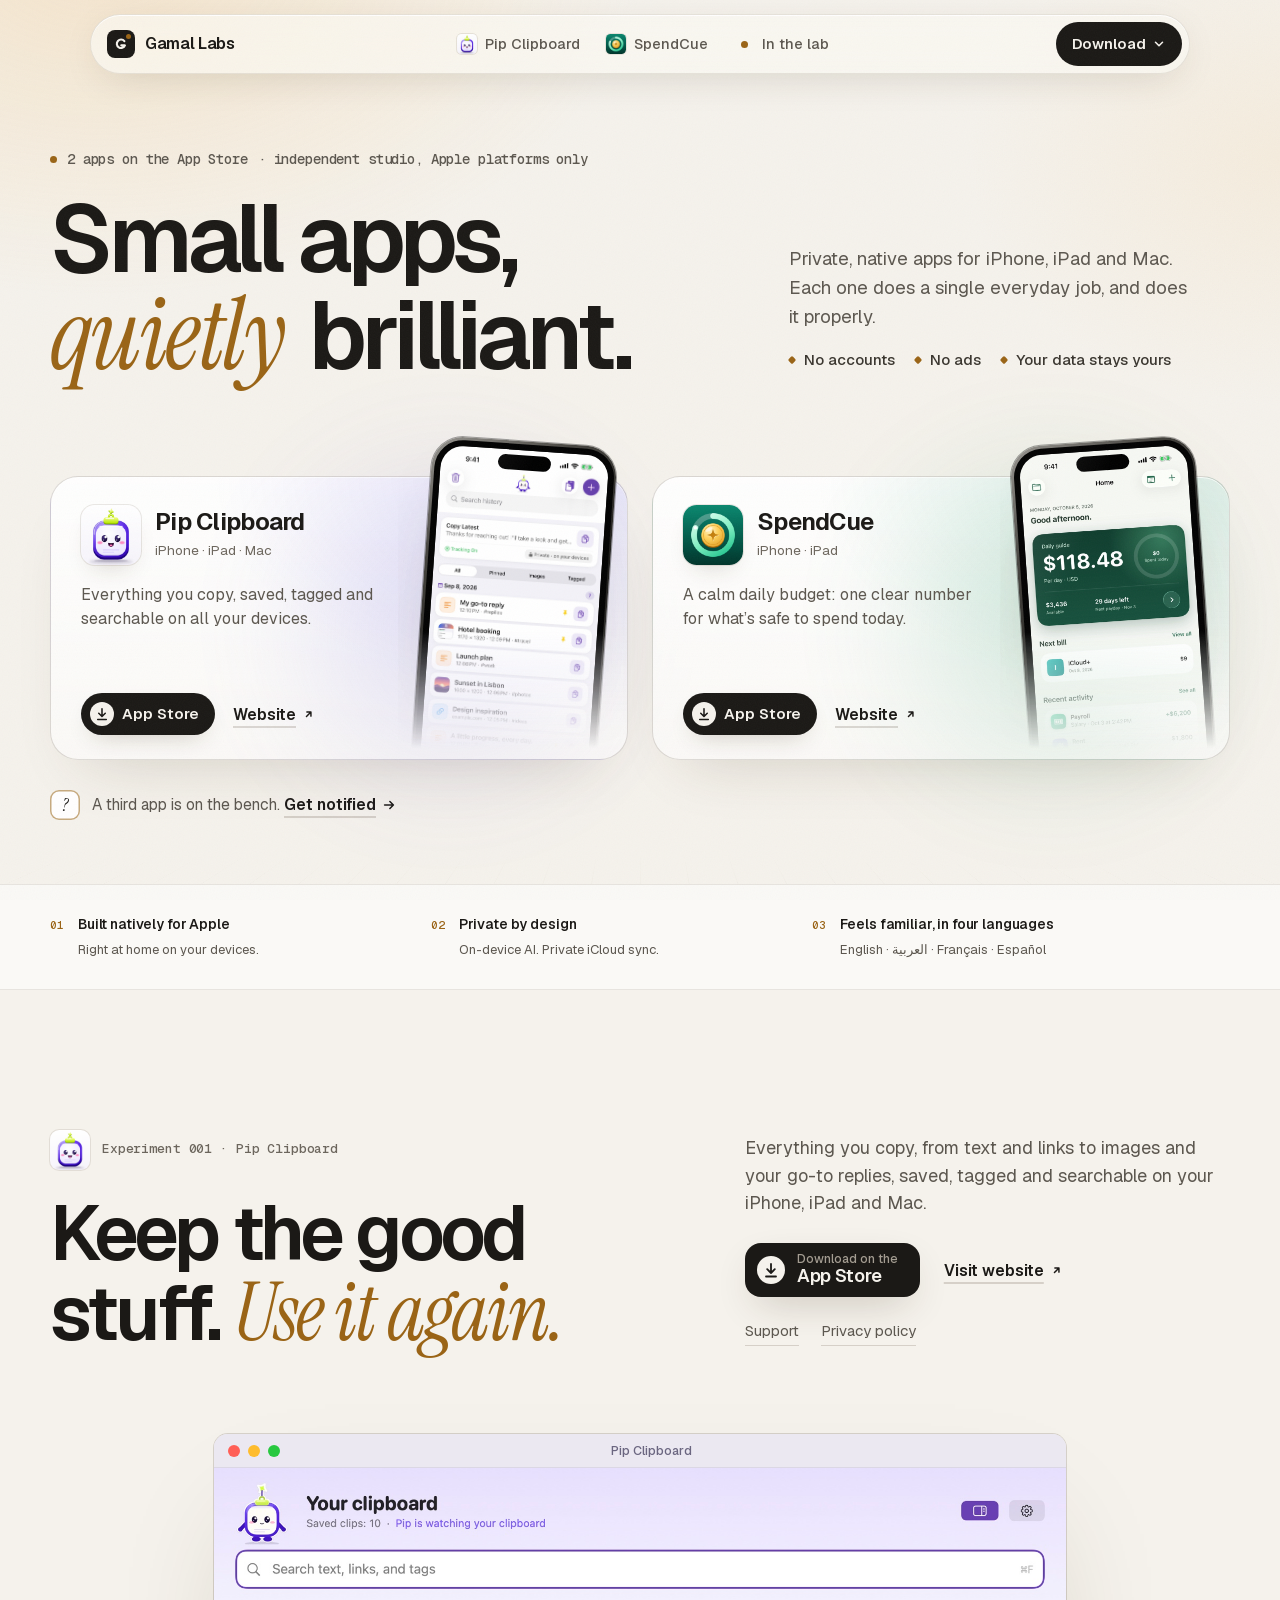
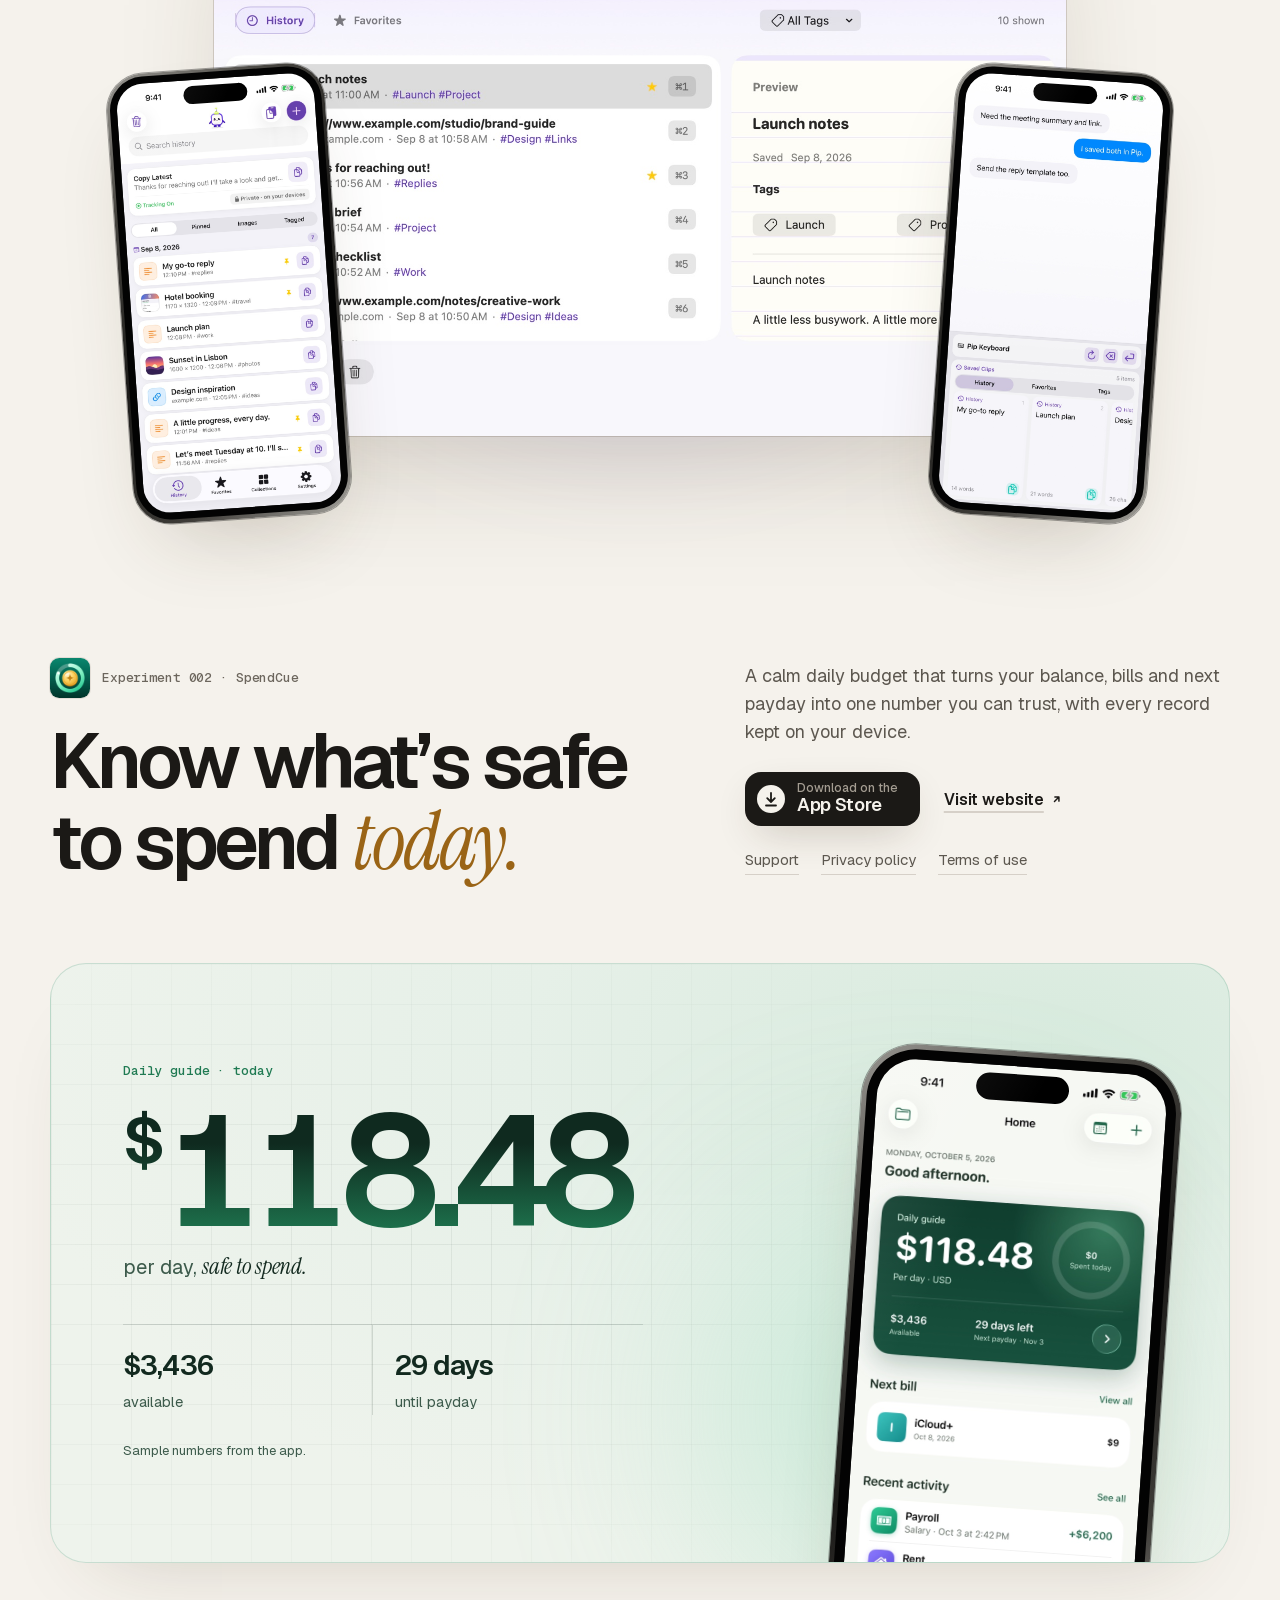
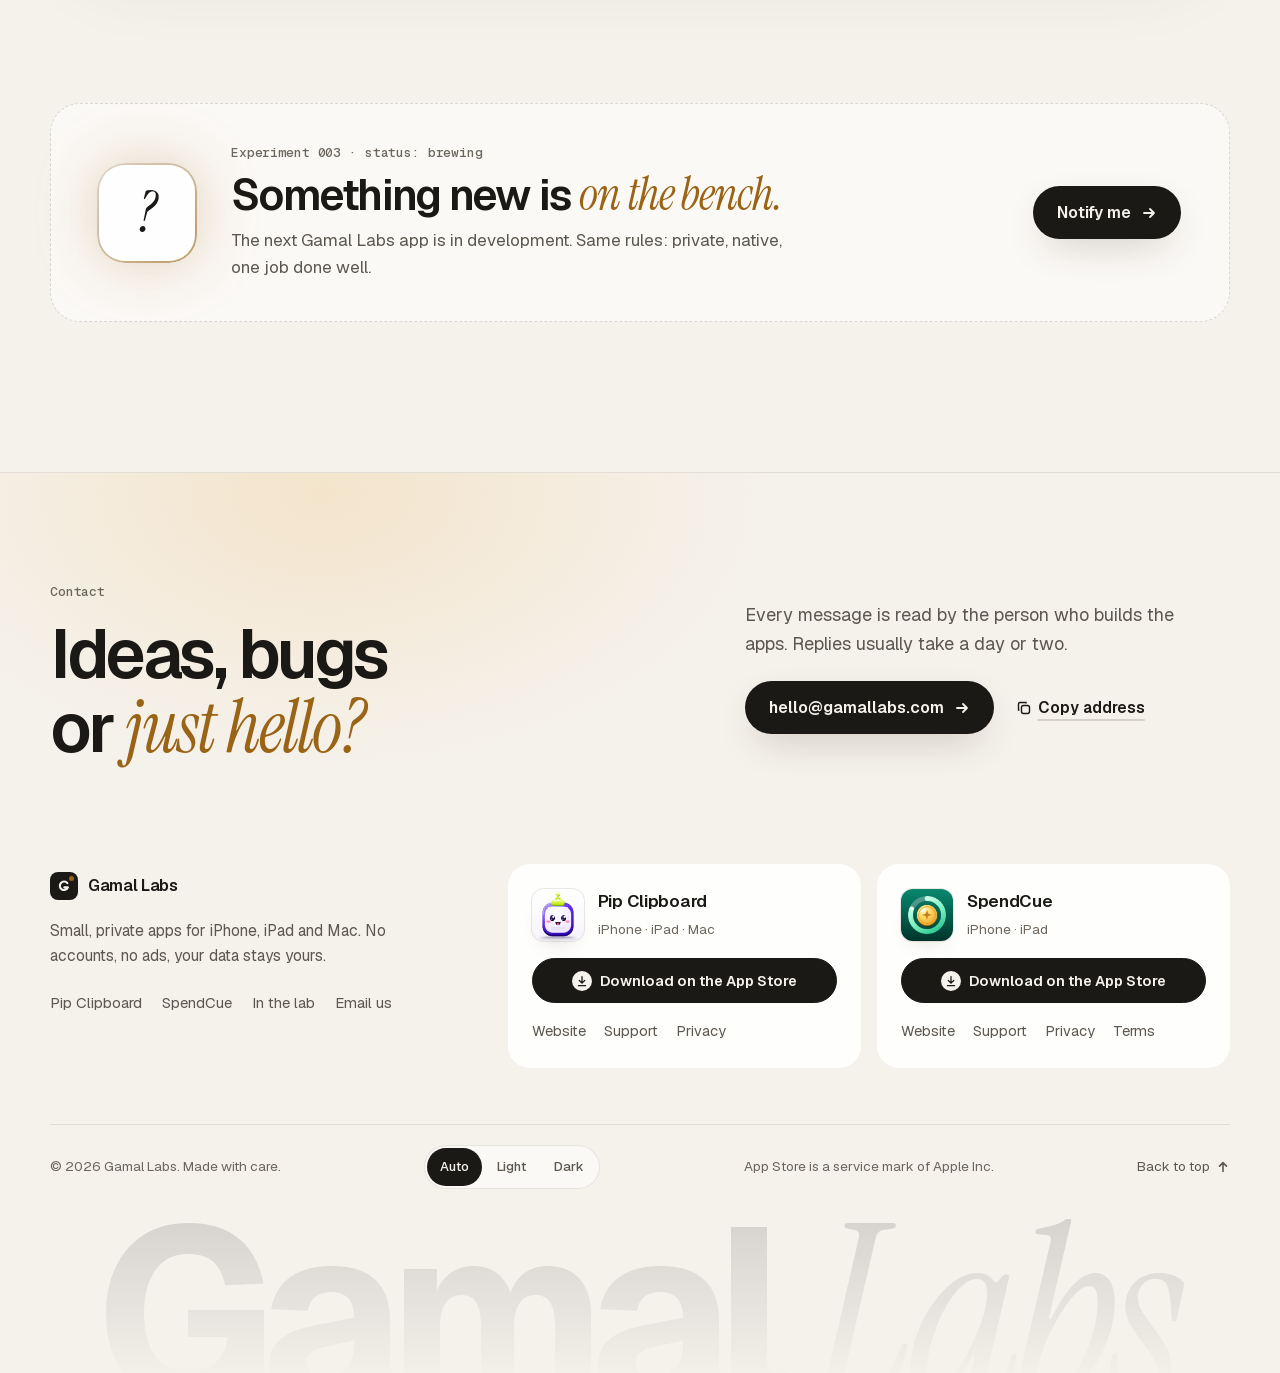
<file: index.html>
<!doctype html>
<html lang="en">
<head>
<meta charset="utf-8">
<meta name="viewport" content="width=device-width, initial-scale=1, viewport-fit=cover">
<title>Gamal Labs · Small apps, quietly brilliant</title>
<meta name="description" content="Gamal Labs is an independent studio making private, native apps for iPhone, iPad and Mac: Pip Clipboard and SpendCue.">
<link rel="canonical" href="https://gamallabs.com/">
<meta property="og:type" content="website">
<meta property="og:site_name" content="Gamal Labs">
<meta property="og:url" content="https://gamallabs.com/">
<meta property="og:title" content="Gamal Labs · Small apps, quietly brilliant">
<meta property="og:description" content="Private, native apps for iPhone, iPad and Mac. No accounts, no ads, and your data stays yours.">
<meta property="og:image" content="https://gamallabs.com/assets/og.png">
<meta property="og:image:width" content="1200">
<meta property="og:image:height" content="630">
<meta property="og:image:alt" content="Gamal Labs: small apps, quietly brilliant. Pip Clipboard and SpendCue on iPhone.">
<meta name="twitter:card" content="summary_large_image">
<meta name="twitter:title" content="Gamal Labs · Small apps, quietly brilliant">
<meta name="twitter:description" content="Private, native apps for iPhone, iPad and Mac. No accounts, no ads, and your data stays yours.">
<meta name="twitter:image" content="https://gamallabs.com/assets/og.png">
<meta name="twitter:image:alt" content="Gamal Labs: small apps, quietly brilliant. Pip Clipboard and SpendCue on iPhone.">
<meta name="color-scheme" content="dark light">
<meta name="theme-color" content="#0d0c0b" media="(prefers-color-scheme: dark)">
<meta name="theme-color" content="#f5f2ec" media="(prefers-color-scheme: light)">
<link rel="icon" href="data:image/svg+xml,%3Csvg xmlns='http://www.w3.org/2000/svg' viewBox='0 0 64 64'%3E%3Crect width='64' height='64' rx='15' fill='%230d0c0b'/%3E%3Cpath d='M44 22a15 15 0 1 0 2 15H33' fill='none' stroke='%23f2efe9' stroke-width='6.5' stroke-linecap='round' stroke-linejoin='round'/%3E%3Ccircle cx='47' cy='18' r='4' fill='%23e6b35e'/%3E%3C/svg%3E">
<link rel="preload" href="assets/fonts/geist.woff2" as="font" type="font/woff2" crossorigin>
<link rel="preload" href="assets/fonts/instrument-serif-italic.woff2" as="font" type="font/woff2" crossorigin>
<script>
  // Apply a saved appearance before first paint, so there is no flash
  (() => {
    const d = document.documentElement;
    try { const t = localStorage.getItem("theme"); if (t === "light" || t === "dark") d.dataset.theme = t; } catch (e) {}
  })();
</script>
<link rel="stylesheet" href="assets/site.css?v=20261012-polish">
</head>
<body>
<a class="skip-link" href="#main">Skip to content</a>

<svg class="sprite" aria-hidden="true">
  <symbol id="i-dl" viewBox="0 0 28 28"><circle cx="14" cy="14" r="14" fill="currentColor"/><path d="M14 8v9m0 0 3.8-3.8M14 17l-3.8-3.8M9 20.5h10" fill="none" style="stroke: var(--cta-bg)" stroke-width="1.8" stroke-linecap="round" stroke-linejoin="round"/></symbol>
  <symbol id="i-arrow" viewBox="0 0 16 16"><path d="M3 8h10m0 0L9 4m4 4-4 4" fill="none" stroke="currentColor" stroke-width="1.8" stroke-linecap="round" stroke-linejoin="round"/></symbol>
  <symbol id="i-down" viewBox="0 0 16 16"><path d="m4 6 4 4 4-4" fill="none" stroke="currentColor" stroke-width="1.8" stroke-linecap="round" stroke-linejoin="round"/></symbol>
  <symbol id="i-out" viewBox="0 0 16 16"><path d="M5.5 10.5 11 5M6 5h5v5" fill="none" stroke="currentColor" stroke-width="1.8" stroke-linecap="round" stroke-linejoin="round"/></symbol>
  <symbol id="i-g" viewBox="0 0 64 64"><path d="M44 22a15 15 0 1 0 2 15H33" fill="none" stroke-width="7.5" stroke-linecap="round" stroke-linejoin="round"/></symbol>
</svg>

<nav class="nav" aria-label="Main">
  <a class="brand" href="#top" aria-label="Gamal Labs home"><span class="mark" aria-hidden="true"><svg viewBox="0 0 64 64"><use href="#i-g"/></svg></span>Gamal Labs</a>
  <div class="nav-links">
    <a href="#clipboard" data-spy="clipboard"><img class="on-white" src="assets/icon-clipboard.png" alt="" width="20" height="20">Pip Clipboard</a>
    <a href="#spendcue" data-spy="spendcue"><img src="assets/icon-spendcue.png" alt="" width="20" height="20">SpendCue</a>
    <a href="#lab" data-spy="lab"><i class="pulse" aria-hidden="true"></i>In the lab</a>
  </div>
  <details class="dl">
    <summary><span class="wide">Download</span><span class="narrow">Menu</span> <svg viewBox="0 0 16 16" aria-hidden="true"><use href="#i-down"/></svg></summary>
    <div class="dl-panel">
      <nav class="dl-jump" aria-label="On this page">
        <p class="dl-title">On this page</p>
        <a href="#clipboard"><img class="on-white" src="assets/icon-clipboard.png" alt="" width="40" height="40">Pip Clipboard</a>
        <a href="#spendcue"><img src="assets/icon-spendcue.png" alt="" width="40" height="40">SpendCue</a>
        <a href="#lab"><span class="q" aria-hidden="true">?</span>In the lab</a>
      </nav>
      <p class="dl-title">Download or read more</p>
      <div class="dl-app">
        <img class="on-white" src="assets/icon-clipboard.png" alt="" width="48" height="48">
        <div><b>Pip Clipboard</b><span>iPhone · iPad · Mac</span></div>
        <div class="dl-btns"><a class="mini solid" href="https://apps.apple.com/app/id6761011158">App Store</a><a class="text-link" href="/Clipboard-pro-plus/">Website <svg viewBox="0 0 16 16" aria-hidden="true"><use href="#i-out"/></svg></a></div>
      </div>
      <div class="dl-app">
        <img src="assets/icon-spendcue.png" alt="" width="48" height="48">
        <div><b>SpendCue</b><span>iPhone · iPad</span></div>
        <div class="dl-btns"><a class="mini solid" href="https://apps.apple.com/app/id6767021493">App Store</a><a class="text-link" href="/SpendCueApp/">Website <svg viewBox="0 0 16 16" aria-hidden="true"><use href="#i-out"/></svg></a></div>
      </div>
    </div>
  </details>
  <span class="progress" aria-hidden="true"></span>
</nav>

<main id="main" tabindex="-1">
  <!-- Hero -->
  <header class="hero" id="top" tabindex="-1">
    <div class="wrap">
      <div class="hero-top">
        <div>
          <p class="eyebrow"><i class="live" aria-hidden="true"></i>2 apps on the App Store<span class="wide"> · independent studio, Apple platforms only</span></p>
          <h1>Small apps, <em>quietly</em> brilliant.</h1>
        </div>
        <div class="hero-aside">
          <p class="lede">Private, native apps for iPhone, iPad and Mac. Each one does a single everyday job, and does it properly.</p>
          <ul class="promises">
            <li>No accounts</li>
            <li>No ads</li>
            <li>Your data stays yours</li>
          </ul>
        </div>
      </div>

      <div class="launch" aria-label="Our apps">
        <article class="pad pip" aria-labelledby="pad-pip">
          <div class="pad-body">
            <div class="pad-id">
              <img class="on-white" src="assets/icon-clipboard.png" alt="" width="60" height="60">
              <div><h2 id="pad-pip">Pip Clipboard</h2><span>iPhone · iPad · Mac</span></div>
            </div>
            <p>Everything you copy, saved, tagged and searchable on all your devices.</p>
          </div>
          <div class="pad-shot" aria-hidden="true">
            <div class="device"><div class="frame"><div class="bezel"><div class="screen"><img src="assets/clipboard-history.jpg" alt="" width="690" height="1500"></div></div></div></div>
          </div>
          <div class="pad-actions">
            <a class="get" href="https://apps.apple.com/app/id6761011158" aria-label="Download Pip Clipboard on the App Store"><svg viewBox="0 0 28 28" aria-hidden="true"><use href="#i-dl"/></svg>App Store</a>
            <a class="text-link" href="/Clipboard-pro-plus/">Website <svg viewBox="0 0 16 16" aria-hidden="true"><use href="#i-out"/></svg></a>
          </div>
        </article>

        <article class="pad spend" aria-labelledby="pad-spend">
          <div class="pad-body">
            <div class="pad-id">
              <img src="assets/icon-spendcue.png" alt="" width="60" height="60">
              <div><h2 id="pad-spend">SpendCue</h2><span>iPhone · iPad</span></div>
            </div>
            <p>A calm daily budget: one clear number for what’s safe to spend today.</p>
          </div>
          <div class="pad-shot" aria-hidden="true">
            <div class="device"><div class="frame"><div class="bezel"><div class="screen">
              <img class="for-dark" src="assets/spendcue-home-dark.jpg" alt="" width="639" height="1390">
              <img class="for-light" src="assets/spendcue-home-light.jpg" alt="" width="639" height="1390">
            </div></div></div></div>
          </div>
          <div class="pad-actions">
            <a class="get" href="https://apps.apple.com/app/id6767021493" aria-label="Download SpendCue on the App Store"><svg viewBox="0 0 28 28" aria-hidden="true"><use href="#i-dl"/></svg>App Store</a>
            <a class="text-link" href="/SpendCueApp/">Website <svg viewBox="0 0 16 16" aria-hidden="true"><use href="#i-out"/></svg></a>
          </div>
        </article>
      </div>

      <a class="next-line" href="#lab"><span class="q" aria-hidden="true">?</span><span>A third app is on the bench. <b>Get notified <svg viewBox="0 0 16 16" aria-hidden="true"><use href="#i-arrow"/></svg></b></span></a>
    </div>
  </header>

  <section class="principles" aria-label="Thoughtfully made, from the start">
    <ul class="wrap principles-list">
      <li><span class="principle-mark" aria-hidden="true">01</span><div><b>Built natively for Apple</b><span>Right at home on your devices.</span></div></li>
      <li><span class="principle-mark" aria-hidden="true">02</span><div><b>Private by design</b><span>On-device AI. Private iCloud sync.</span></div></li>
      <li><span class="principle-mark" aria-hidden="true">03</span><div><b>Feels familiar, in four languages</b><span>English · <span lang="ar" dir="rtl">العربية</span> · Français · Español</span></div></li>
    </ul>
  </section>

  <!-- Pip Clipboard -->
  <section class="chapter clip" id="clipboard" tabindex="-1" aria-labelledby="clip-title">
    <div class="wrap">
      <div class="chapter-head">
        <div>
          <p class="kicker" data-reveal><img class="on-white" src="assets/icon-clipboard.png" alt="" width="40" height="40"><span class="label">Experiment 001 · Pip Clipboard</span></p>
          <h2 id="clip-title" data-reveal class="d1">Keep the good stuff. <em>Use it again.</em></h2>
        </div>
        <div class="chapter-side d2" data-reveal>
          <p class="lead">Everything you copy, from text and links to images and your go-to replies, saved, tagged and searchable on your iPhone, iPad and Mac.</p>
          <div class="actions">
            <a class="store" href="https://apps.apple.com/app/id6761011158" aria-label="Download Pip Clipboard on the App Store">
              <svg viewBox="0 0 28 28" aria-hidden="true"><use href="#i-dl"/></svg><span><small>Download on the</small><b>App Store</b></span>
            </a>
            <a class="text-link" href="/Clipboard-pro-plus/">Visit website <svg viewBox="0 0 16 16" aria-hidden="true"><use href="#i-out"/></svg></a>
          </div>
          <nav class="links" aria-label="Pip Clipboard help and policies">
            <a href="/Clipboard-pro-plus/support/">Support</a><a href="/Clipboard-pro-plus/privacy-policy/">Privacy policy</a>
          </nav>
        </div>
      </div>

      <div class="stage" data-reveal>
        <div class="mac">
          <div class="bar" aria-hidden="true"><i></i><i></i><i></i><span>Pip Clipboard</span></div>
          <img class="for-dark" src="assets/clipboard-mac-dark.jpg" alt="Pip Clipboard on Mac searching saved clips, with a preview pane" width="1600" height="1067" loading="lazy">
          <img class="for-light" src="assets/clipboard-mac-light.jpg" alt="Pip Clipboard on Mac showing saved clips, tags and a preview pane" width="1600" height="1067" loading="lazy">
        </div>
        <div class="device l"><div class="frame"><div class="bezel"><div class="screen"><img src="assets/clipboard-history.jpg" alt="Clipboard history on iPhone with text, link and image clips" width="690" height="1500" loading="lazy"></div></div></div></div>
        <div class="device r"><div class="frame"><div class="bezel"><div class="screen"><img src="assets/clipboard-keyboard.jpg" alt="The Pip keyboard inside a messaging app" width="690" height="1500" loading="lazy"></div></div></div></div>
      </div>
    </div>
  </section>

  <!-- SpendCue -->
  <section class="chapter spend" id="spendcue" tabindex="-1" aria-labelledby="spend-title">
    <div class="wrap">
      <div class="chapter-head">
        <div>
          <p class="kicker" data-reveal><img src="assets/icon-spendcue.png" alt="" width="40" height="40"><span class="label">Experiment 002 · SpendCue</span></p>
          <h2 id="spend-title" data-reveal class="d1">Know what’s safe to spend <em>today.</em></h2>
        </div>
        <div class="chapter-side d2" data-reveal>
          <p class="lead">A calm daily budget that turns your balance, bills and next payday into one number you can trust, with every record kept on your device.</p>
          <div class="actions">
            <a class="store" href="https://apps.apple.com/app/id6767021493" aria-label="Download SpendCue on the App Store">
              <svg viewBox="0 0 28 28" aria-hidden="true"><use href="#i-dl"/></svg><span><small>Download on the</small><b>App Store</b></span>
            </a>
            <a class="text-link" href="/SpendCueApp/">Visit website <svg viewBox="0 0 16 16" aria-hidden="true"><use href="#i-out"/></svg></a>
          </div>
          <nav class="links" aria-label="SpendCue help and policies">
            <a href="/SpendCueApp/#help-title">Support</a><a href="/SpendCueApp/privacy/">Privacy policy</a><a href="/SpendCueApp/terms/">Terms of use</a>
          </nav>
        </div>
      </div>

      <div class="money" data-reveal>
        <div class="money-copy">
          <span class="label">Daily guide · today</span>
          <div class="amount"><sup>$</sup><span>118.48</span></div>
          <p class="per">per day, <em>safe to spend.</em></p>
          <div class="money-stats">
            <div><b>$3,436</b><span>available</span></div>
            <div><b>29 days</b><span>until payday</span></div>
          </div>
          <p class="sample">Sample numbers from the app.</p>
        </div>
        <div class="device"><div class="frame"><div class="bezel"><div class="screen">
          <img class="for-dark" src="assets/spendcue-home-dark.jpg" alt="SpendCue home screen showing the daily guide" width="639" height="1390" loading="lazy">
          <img class="for-light" src="assets/spendcue-home-light.jpg" alt="SpendCue home screen showing the daily guide" width="639" height="1390" loading="lazy">
        </div></div></div></div>
        <div class="glow" aria-hidden="true"></div>
      </div>
    </div>
  </section>

  <!-- Lab -->
  <section class="lab" id="lab" tabindex="-1" aria-labelledby="lab-title">
    <div class="wrap">
      <div class="lab-card" data-reveal>
        <div class="flask" aria-hidden="true">?</div>
        <div>
          <span class="label">Experiment 003 · status: brewing</span>
          <h2 id="lab-title">Something new is <em>on the bench.</em></h2>
          <p>The next Gamal Labs app is in development. Same rules: private, native, one job done well.</p>
        </div>
        <a class="btn btn-light" href="mailto:hello@gamallabs.com?subject=Tell%20me%20when%20the%20next%20app%20ships">Notify me <svg viewBox="0 0 16 16" aria-hidden="true"><use href="#i-arrow"/></svg></a>
      </div>
    </div>
  </section>
</main>

<footer id="contact">
  <div class="wrap">
    <div class="contact">
      <div data-reveal>
        <span class="label">Contact</span>
        <h2>Ideas, bugs or <em>just hello?</em></h2>
      </div>
      <div class="contact-side d2" data-reveal>
        <p>Every message is read by the person who builds the apps. Replies usually take a day or two.</p>
        <div class="contact-actions">
          <a class="btn btn-light" href="mailto:hello@gamallabs.com"><span>hello@gamallabs.com</span> <svg viewBox="0 0 16 16" aria-hidden="true"><use href="#i-arrow"/></svg></a>
          <button class="text-link copy" type="button" data-copy="hello@gamallabs.com"><svg viewBox="0 0 16 16" aria-hidden="true"><rect x="5.5" y="5.5" width="8" height="8" rx="2" fill="none" stroke="currentColor" stroke-width="1.4"/><path d="M10 3V2.5H4a1.5 1.5 0 0 0-1.5 1.5V10H3" fill="none" stroke="currentColor" stroke-width="1.4" stroke-linecap="round"/></svg><span>Copy address</span></button>
        </div>
        <p class="copy-status" id="copy-status" role="status" aria-live="polite" aria-atomic="true"></p>
      </div>
    </div>

    <div class="foot">
      <div class="foot-brand">
        <a class="brand" href="#top"><span class="mark" aria-hidden="true"><svg viewBox="0 0 64 64"><use href="#i-g"/></svg></span>Gamal Labs</a>
        <p>Small, private apps for iPhone, iPad and Mac. No accounts, no ads, your data stays yours.</p>
        <nav class="foot-studio" aria-label="Studio">
          <a href="#clipboard">Pip Clipboard</a><a href="#spendcue">SpendCue</a><a href="#lab">In the lab</a><a href="mailto:hello@gamallabs.com">Email us</a>
        </nav>
      </div>
      <div class="foot-app">
        <div class="foot-app-head"><img class="on-white" src="assets/icon-clipboard.png" alt="" width="52" height="52" loading="lazy"><div><b>Pip Clipboard</b><span>iPhone · iPad · Mac</span></div></div>
        <a class="mini solid" href="https://apps.apple.com/app/id6761011158"><svg viewBox="0 0 28 28" aria-hidden="true"><use href="#i-dl"/></svg>Download on the App Store</a>
        <nav aria-label="Pip Clipboard pages"><a href="/Clipboard-pro-plus/">Website</a><a href="/Clipboard-pro-plus/support/">Support</a><a href="/Clipboard-pro-plus/privacy-policy/">Privacy</a></nav>
      </div>
      <div class="foot-app">
        <div class="foot-app-head"><img src="assets/icon-spendcue.png" alt="" width="52" height="52" loading="lazy"><div><b>SpendCue</b><span>iPhone · iPad</span></div></div>
        <a class="mini solid" href="https://apps.apple.com/app/id6767021493"><svg viewBox="0 0 28 28" aria-hidden="true"><use href="#i-dl"/></svg>Download on the App Store</a>
        <nav aria-label="SpendCue pages"><a href="/SpendCueApp/">Website</a><a href="/SpendCueApp/#help-title">Support</a><a href="/SpendCueApp/privacy/">Privacy</a><a href="/SpendCueApp/terms/">Terms</a></nav>
      </div>
    </div>

    <div class="legal">
      <span>© <span id="year">2026</span> Gamal Labs. Made with care.</span>
      <fieldset class="appearance">
        <legend>Appearance</legend>
        <label><input type="radio" name="appearance" value="auto" checked><span>Auto</span></label>
        <label><input type="radio" name="appearance" value="light"><span>Light</span></label>
        <label><input type="radio" name="appearance" value="dark"><span>Dark</span></label>
      </fieldset>
      <span>App Store is a service mark of Apple Inc.</span>
      <a href="#top" class="to-top">Back to top <svg viewBox="0 0 16 16" aria-hidden="true"><use href="#i-arrow"/></svg></a>
    </div>
  </div>
  <div class="giant" aria-hidden="true">Gamal <em>Labs</em></div>
</footer>

<script src="assets/site.js?v=20261012-polish" defer></script>
<!-- Cloudflare Web Analytics --><script type="module" src="https://static.cloudflareinsights.com/beacon.min.js" data-cf-beacon='{"token": "9b8ca045cc294328ad5af749bdc2074c"}'></script><!-- End Cloudflare Web Analytics -->
</body>
</html>
</file>
<file: assets/site.css>
@font-face { font-family: "Geist"; font-style: normal; font-weight: 100 900; font-display: swap; src: url(fonts/geist.woff2) format("woff2"); }
@font-face { font-family: "Geist Mono"; font-style: normal; font-weight: 100 900; font-display: swap; src: url(fonts/geist-mono.woff2) format("woff2"); }
@font-face { font-family: "Instrument Serif"; font-style: normal; font-weight: 400; font-display: swap; src: url(fonts/instrument-serif.woff2) format("woff2"); }
@font-face { font-family: "Instrument Serif"; font-style: italic; font-weight: 400; font-display: swap; src: url(fonts/instrument-serif-italic.woff2) format("woff2"); }

/* ============ Tokens ============
   One studio accent (amber). App colors appear only inside each app's own cards.
   Warm grays throughout; shadows carry the background's hue.
   Dark is the default; light follows the system unless the visitor picks one. */
:root {
  color-scheme: dark;
  --bg: #0d0c0b;
  --ink: #f2efe9;
  --ink-2: #d9d4cb;
  --muted: #a9a39a;
  --dim: #847e74;
  --line: rgb(255 246 230 / .08);
  --line-2: rgb(255 246 230 / .15);
  --fill: rgb(255 246 230 / .035);
  --fill-2: rgb(255 246 230 / .075);
  --nav-bg: rgb(20 18 16 / .62);
  --nav-solid: rgb(20 18 16 / .9);
  --nav-edge: rgb(255 246 230 / .07);
  --panel-bg: #181614;
  --cta-bg: #f2efe9;
  --cta-fg: #0d0c0b;
  --cta-hover: #ffffff;
  --cta-sub: #6b655c;
  --cta-glow: rgb(255 238 210 / .2);
  --shadow: rgb(3 2 1 / .78);
  --grid: rgb(255 246 230 / .055);
  --ambient: rgb(230 160 70 / .15);
  --grain: .05;
  --accent: #e6b35e;
  --pip: #9089e8;
  --spend: #52c99a;
  --stage-glow: rgb(144 137 232 / .32);
  --mac-bg: #1e1d1f; --mac-bar: #2a292b; --mac-bar-line: #38373a; --mac-title: #8f8b88;
  --money-bg: radial-gradient(90% 90% at 85% 15%, #1d5e45 0%, #0c2c20 45%, #081a12 100%);
  --money-border: rgb(82 201 154 / .2);
  --money-ink: #ffffff; --money-sub: rgb(255 255 255 / .72); --money-line: rgb(255 255 255 / .16);
  --money-label: #8fdcb8; --money-amount: linear-gradient(180deg, #ffffff 30%, #a6ecc9); --money-glow: #3fbf8a;
  --serif: "Instrument Serif", "Iowan Old Style", "Times New Roman", serif;
  --sans: "Geist", -apple-system, BlinkMacSystemFont, "Segoe UI", Roboto, Arial, sans-serif;
  --mono: "Geist Mono", ui-monospace, "SF Mono", Menlo, Consolas, monospace;
  --ease: cubic-bezier(.16, 1, .3, 1);
  --z-nav: 50; --z-grain: 80; --z-skip: 100;
}
:root[data-theme="light"] {
  color-scheme: light;
  --bg: #f5f2ec; --ink: #1b1916; --ink-2: #3a362f; --muted: #5c574f; --dim: #6c665d;
  --line: rgb(60 45 25 / .1); --line-2: rgb(60 45 25 / .17);
  --fill: rgb(255 255 255 / .55); --fill-2: rgb(255 255 255 / .92);
  --nav-bg: rgb(250 248 243 / .72); --nav-solid: rgb(250 248 243 / .92); --nav-edge: rgb(255 255 255 / .9);
  --panel-bg: #fdfbf7;
  --cta-bg: #1b1916; --cta-fg: #f5f2ec; --cta-hover: #000000; --cta-sub: #a49d92; --cta-glow: rgb(60 40 15 / .3);
  --shadow: rgb(70 52 25 / .22); --grid: rgb(60 45 25 / .07);
  --ambient: rgb(240 180 90 / .22); --grain: .035;
  --accent: #9a6416; --pip: #6d63e0; --spend: #2a9a6c; --stage-glow: rgb(109 99 224 / .2);
  --mac-bg: #f4f2fb; --mac-bar: #ebe8f1; --mac-bar-line: #dbd7e4; --mac-title: #6b6680;
  --money-bg: radial-gradient(90% 90% at 85% 15%, #d7eadd 0%, #e6f0e8 50%, #eef3ec 100%);
  --money-border: rgb(31 122 82 / .18);
  --money-ink: #12291f; --money-sub: #3c5a4b; --money-line: rgb(18 41 31 / .14);
  --money-label: #1f7a52; --money-amount: linear-gradient(180deg, #0f2a1f 30%, #1f7a52); --money-glow: #8fdcb8;
}
@media (prefers-color-scheme: light) {
  :root:not([data-theme="dark"]) {
    color-scheme: light;
    --bg: #f5f2ec; --ink: #1b1916; --ink-2: #3a362f; --muted: #5c574f; --dim: #6c665d;
    --line: rgb(60 45 25 / .1); --line-2: rgb(60 45 25 / .17);
    --fill: rgb(255 255 255 / .55); --fill-2: rgb(255 255 255 / .92);
    --nav-bg: rgb(250 248 243 / .72); --nav-solid: rgb(250 248 243 / .92); --nav-edge: rgb(255 255 255 / .9);
    --panel-bg: #fdfbf7;
    --cta-bg: #1b1916; --cta-fg: #f5f2ec; --cta-hover: #000000; --cta-sub: #a49d92; --cta-glow: rgb(60 40 15 / .3);
    --shadow: rgb(70 52 25 / .22); --grid: rgb(60 45 25 / .07);
    --ambient: rgb(240 180 90 / .22); --grain: .035;
    --accent: #9a6416; --pip: #6d63e0; --spend: #2a9a6c; --stage-glow: rgb(109 99 224 / .2);
    --mac-bg: #f4f2fb; --mac-bar: #ebe8f1; --mac-bar-line: #dbd7e4; --mac-title: #6b6680;
    --money-bg: radial-gradient(90% 90% at 85% 15%, #d7eadd 0%, #e6f0e8 50%, #eef3ec 100%);
    --money-border: rgb(31 122 82 / .18);
    --money-ink: #12291f; --money-sub: #3c5a4b; --money-line: rgb(18 41 31 / .14);
    --money-label: #1f7a52; --money-amount: linear-gradient(180deg, #0f2a1f 30%, #1f7a52); --money-glow: #8fdcb8;
  }
}

/* Theme-specific screenshots */
.for-light { display: none !important; }
:root[data-theme="light"] .for-dark { display: none !important; }
:root[data-theme="light"] .for-light { display: block !important; }
@media (prefers-color-scheme: light) {
  :root:not([data-theme="dark"]) .for-dark { display: none !important; }
  :root:not([data-theme="dark"]) .for-light { display: block !important; }
}

/* ============ Base ============ */
* { box-sizing: border-box; }
html { background: var(--bg); -webkit-text-size-adjust: 100%; scroll-behavior: smooth; scroll-padding-top: 96px; }
a, button, summary, label { touch-action: manipulation; -webkit-tap-highlight-color: transparent; }
body { margin: 0; background: var(--bg); color: var(--ink); font: 400 17px/1.6 var(--sans); -webkit-font-smoothing: antialiased; overflow-x: hidden; }
body::after { /* film grain */
  content: ""; position: fixed; inset: 0; z-index: var(--z-grain); pointer-events: none; opacity: var(--grain);
  background-image: url("data:image/svg+xml,%3Csvg xmlns='http://www.w3.org/2000/svg' width='180' height='180'%3E%3Cfilter id='n'%3E%3CfeTurbulence type='fractalNoise' baseFrequency='.85' numOctaves='3' stitchTiles='stitch'/%3E%3C/filter%3E%3Crect width='100%25' height='100%25' filter='url(%23n)'/%3E%3C/svg%3E");
}
img { display: block; max-width: 100%; height: auto; }
a { color: inherit; }
h1, h2, h3 { text-wrap: balance; }
p { text-wrap: pretty; }
::selection { background: color-mix(in srgb, var(--accent) 35%, transparent); }
:focus-visible { outline: 2px solid var(--accent); outline-offset: 4px; border-radius: 8px; }
.sprite { position: absolute; width: 0; height: 0; overflow: hidden; }
.skip-link { position: fixed; left: 16px; top: -60px; z-index: var(--z-skip); padding: 10px 16px; border-radius: 10px; background: var(--cta-bg); color: var(--cta-fg); text-decoration: none; }
.skip-link:focus { top: 16px; }
.wrap { width: min(1180px, 100% - 64px); margin-inline: auto; }
main:focus, header:focus, section:focus { outline: none; }
em { font-family: var(--serif); font-style: italic; font-weight: 400; letter-spacing: -.01em; }
.label { font: 500 13px/1.4 var(--mono); letter-spacing: -.01em; color: var(--dim); }
.on-white { background: #fff; }
.narrow { display: none; }

/* ============ Controls ============ */
.btn { display: inline-flex; align-items: center; gap: 10px; text-decoration: none; font-weight: 600; font-size: 16px; padding: 14px 24px; border-radius: 999px; transition: transform 140ms var(--ease), background 160ms ease; }
.btn svg { width: 16px; height: 16px; flex: none; }
.btn-light { background: var(--cta-bg); color: var(--cta-fg); box-shadow: 0 14px 40px -14px var(--cta-glow); }
.text-link { display: inline-flex; align-items: center; gap: 6px; padding: 8px 4px; border: 0; background: none; cursor: pointer; font: 600 15.5px var(--sans); color: var(--ink);
  text-decoration: underline; text-decoration-color: var(--line-2); text-decoration-thickness: 1.5px; text-underline-offset: 6px; transition: text-decoration-color 160ms ease, color 160ms ease, transform 140ms var(--ease); }
.text-link svg { width: 13px; height: 13px; }
.mini { display: inline-flex; align-items: center; gap: 4px; min-height: 40px; padding: 7px 14px; border-radius: 999px; border: 1px solid var(--line-2); font-size: 14px; font-weight: 600; text-decoration: none; transition: background 160ms ease, transform 140ms var(--ease); }
.mini svg { width: 13px; height: 13px; }
.mini.solid { background: var(--cta-bg); color: var(--cta-fg); border-color: var(--cta-bg); }

/* ============ Nav ============ */
.nav {
  position: fixed; top: 14px; left: 50%; transform: translateX(-50%); z-index: var(--z-nav);
  width: min(1100px, calc(100% - 24px)); display: flex; align-items: center; justify-content: space-between; gap: 12px;
  padding: 7px 7px 7px 16px; border-radius: 999px; border: 1px solid var(--line);
  background: var(--nav-bg); backdrop-filter: blur(22px) saturate(1.4); -webkit-backdrop-filter: blur(22px) saturate(1.4);
  box-shadow: 0 10px 40px -14px var(--shadow), inset 0 1px 0 var(--nav-edge);
  transition: background 180ms ease, box-shadow 180ms ease;
}
.nav.scrolled { background: var(--nav-solid); box-shadow: 0 18px 50px -18px var(--shadow), inset 0 1px 0 var(--nav-edge); }
.progress { position: absolute; left: 26px; right: 26px; bottom: -1px; height: 2px; border-radius: 2px; pointer-events: none; background: var(--accent); transform-origin: left; transform: scaleX(0); }
.brand { display: inline-flex; align-items: center; gap: 10px; text-decoration: none; font-weight: 600; font-size: 16px; letter-spacing: -.02em; }
.mark { width: 28px; height: 28px; border-radius: 8px; background: var(--ink); display: grid; place-items: center; position: relative; flex: none; }
.mark svg { width: 18px; height: 18px; stroke: var(--bg); }
.mark::after { content: ""; position: absolute; top: 4px; right: 4px; width: 5px; height: 5px; border-radius: 50%; background: var(--accent); }
.nav-links { position: relative; display: flex; align-items: center; gap: 2px; font-size: 14.5px; font-weight: 500; }
.nav-links a { position: relative; z-index: 1; display: inline-flex; align-items: center; gap: 8px; text-decoration: none; color: var(--muted); min-height: 44px; padding: 8px 14px 8px 10px; border-radius: 999px; transition: color 160ms ease, background 160ms ease; }
.nav-links a[aria-current="true"] { color: var(--ink); background: var(--fill-2); box-shadow: inset 0 0 0 1px var(--line); }
.nav-links img { width: 20px; height: 20px; border-radius: 23%; box-shadow: 0 0 0 1px var(--line); }
.pulse, .live { display: inline-block; width: 7px; height: 7px; border-radius: 50%; background: var(--accent); flex: none; }
.pulse { margin: 0 6px 0 7px; }

.dl { position: relative; }
.dl summary { list-style: none; cursor: pointer; display: inline-flex; align-items: center; gap: 6px; min-height: 44px; padding: 9px 16px; border-radius: 999px; background: var(--cta-bg); color: var(--cta-fg); font-size: 14.5px; font-weight: 600; transition: background 160ms ease, transform 140ms var(--ease); }
.dl summary::-webkit-details-marker { display: none; }
.dl summary svg { width: 14px; height: 14px; transition: transform 180ms var(--ease); }
.dl[open]:not([data-enhanced]) summary svg, .dl.is-open summary svg { transform: rotate(180deg); }
.dl-panel { position: absolute; right: 0; top: calc(100% + 14px); width: 350px; padding: 8px; border-radius: 22px; border: 1px solid var(--line-2);
  background: var(--panel-bg); box-shadow: 0 30px 60px -24px var(--shadow); transform-origin: top right; }
.dl[data-enhanced] .dl-panel { opacity: 0; transform: translateY(-4px) scale(.98); transition: opacity 120ms ease, transform 120ms var(--ease); }
.dl[data-enhanced].is-open .dl-panel { opacity: 1; transform: none; transition-duration: 180ms; }
.dl-jump { display: none; }
.dl-title { margin: 0; padding: 10px 12px 4px; font: 500 13px var(--mono); letter-spacing: -.01em; color: var(--dim); }
.dl-app { display: grid; grid-template-columns: 48px 1fr; gap: 2px 14px; align-items: center; padding: 12px; }
.dl-app + .dl-app { border-top: 1px solid var(--line); }
.dl-app img { width: 48px; height: 48px; border-radius: 23%; grid-row: span 2; }
.dl-app b { display: block; font-size: 16px; font-weight: 600; letter-spacing: -.01em; }
.dl-app span { display: block; color: var(--dim); font-size: 13px; }
.dl-btns { grid-column: 2; display: flex; align-items: center; gap: 10px; margin-top: 8px; }
.dl-btns .text-link { font-size: 14px; padding: 6px 2px; }

/* ============ Hero ============ */
.hero { position: relative; isolation: isolate; overflow: hidden; padding: 144px 0 64px; }
.hero::before { /* one warm light source, top left */
  content: ""; position: absolute; inset: 0; z-index: -2; pointer-events: none;
  background: radial-gradient(60% 55% at 8% -5%, var(--ambient), transparent 70%), radial-gradient(35% 40% at 100% 18%, color-mix(in srgb, var(--ambient) 45%, transparent), transparent 70%);
}
.hero::after { /* lab floor grid */
  content: ""; position: absolute; left: -50%; right: -50%; bottom: -10%; height: 55%; z-index: -1; pointer-events: none;
  background-image: linear-gradient(var(--grid) 1px, transparent 1px), linear-gradient(90deg, var(--grid) 1px, transparent 1px);
  background-size: 64px 64px; transform: perspective(700px) rotateX(62deg); transform-origin: 50% 100%;
  -webkit-mask-image: linear-gradient(to top, #000 0%, transparent 75%); mask-image: linear-gradient(to top, #000 0%, transparent 75%);
}
.hero-top { display: grid; grid-template-columns: minmax(0, 1.55fr) minmax(0, 1fr); gap: 56px; align-items: end; }
.eyebrow { display: inline-flex; align-items: center; gap: 10px; margin: 0; font: 500 14px/1.4 var(--mono); letter-spacing: -.01em; color: var(--muted); }
h1 { font-size: clamp(52px, 7.4vw, 108px); line-height: .98; letter-spacing: -.055em; font-weight: 600; margin: 22px 0 0; }
h1 em { display: inline-block; padding: 0 .08em .1em 0; margin-bottom: -.1em; font-size: 1.06em; letter-spacing: -.025em; color: var(--accent); }
.hero-aside { padding-bottom: 12px; }
.lede { font-size: clamp(17px, 1.45vw, 19px); line-height: 1.55; color: var(--muted); max-width: 29em; margin: 0; }
.promises { display: flex; flex-wrap: wrap; gap: 8px 20px; margin: 18px 0 0; padding: 0; list-style: none; font-size: 15px; font-weight: 500; color: var(--ink-2); }
.promises li { display: inline-flex; align-items: center; gap: 9px; }
.promises li::before { content: ""; width: 6px; height: 6px; border-radius: 1.5px; background: var(--accent); transform: rotate(45deg); }

/* Launch cards: one per app, with the phone rising out of the card */
.launch { display: grid; grid-template-columns: 1fr 1fr; gap: 24px; margin-top: 92px; }
.pad { --app: var(--pip); position: relative; isolation: isolate; display: grid; grid-template-columns: 1fr 42%; grid-template-rows: 1fr auto; column-gap: 12px; min-height: 284px; padding: 28px 0 24px 30px; border-radius: 28px; border: 1px solid var(--line-2);
  background: radial-gradient(120% 140% at 100% 0%, color-mix(in srgb, var(--app) 15%, transparent), transparent 60%), linear-gradient(180deg, var(--fill-2), var(--fill));
  box-shadow: 0 30px 60px -36px var(--shadow), inset 0 1px 0 var(--nav-edge); }
.pad.spend { --app: var(--spend); }
.pad::before { content: ""; position: absolute; right: 8%; top: 4%; width: 46%; aspect-ratio: 1; border-radius: 50%; background: var(--app); filter: blur(70px); opacity: .16; z-index: -1; }
.pad-body { grid-column: 1; grid-row: 1; }
.pad-id { display: flex; align-items: center; gap: 14px; }
.pad-id img { width: 60px; height: 60px; border-radius: 23%; box-shadow: 0 0 0 1px var(--line), 0 12px 24px -12px var(--shadow); }
.pad-id h2 { margin: 0; font-size: 24px; line-height: 1.15; letter-spacing: -.03em; font-weight: 650; }
.pad-id span { font-size: 13.5px; color: var(--dim); }
.pad-body p { margin: 18px 0 0; max-width: 21em; font-size: 16px; line-height: 1.5; color: var(--muted); }
.pad-actions { grid-column: 1; grid-row: 2; display: flex; flex-wrap: wrap; align-items: center; gap: 8px 14px; margin-top: 22px; }
.get { display: inline-flex; align-items: center; gap: 8px; padding: 9px 16px 9px 9px; border-radius: 999px; background: var(--cta-bg); color: var(--cta-fg); font-size: 15px; font-weight: 600; text-decoration: none; box-shadow: 0 10px 24px -12px var(--cta-glow); transition: background 160ms ease, transform 140ms var(--ease); }
.get svg { width: 24px; height: 24px; color: var(--cta-fg); }
.pad-shot { grid-column: 2; grid-row: 1 / 3; position: relative; height: 326px; margin-top: -76px; margin-bottom: -24px; padding: 12px 22px 0;
  -webkit-mask-image: linear-gradient(to bottom, #000 62%, transparent 98%); mask-image: linear-gradient(to bottom, #000 62%, transparent 98%); }
.pad-shot .device { width: 100%; max-width: 210px; margin: 0 auto; transform: rotate(var(--tilt, 4deg)); transition: transform 220ms var(--ease); }
.pad.spend .pad-shot .device { --tilt: -4deg; }

.next-line { display: inline-flex; align-items: center; gap: 12px; margin-top: 30px; font-size: 15.5px; color: var(--muted); text-decoration: none; }
.next-line .q { position: relative; display: grid; place-items: center; width: 30px; height: 30px; flex: none; border-radius: 9px; font: italic 18px/1 var(--serif); color: var(--ink); background: var(--fill-2); }
.next-line .q { box-shadow: inset 0 0 0 1.5px color-mix(in srgb, var(--accent) 55%, transparent); }
.next-line b { display: inline-flex; align-items: center; gap: 6px; color: var(--ink); font-weight: 600; text-decoration: underline; text-decoration-color: var(--line-2); text-decoration-thickness: 1.5px; text-underline-offset: 6px; transition: text-decoration-color .2s; }
.next-line b svg { width: 14px; height: 14px; transition: transform 180ms var(--ease); }

/* ============ Studio principles ============ */
.principles { border-block: 1px solid var(--line); background: var(--fill); }
.principles-list { display: grid; grid-template-columns: 1fr 1fr 1.2fr; gap: 32px; margin-block: 0; list-style: none; padding-block: 28px; padding-inline: 0; }
.principles-list li { display: flex; align-items: baseline; gap: 14px; }
.principle-mark { color: var(--accent); font: 500 11px/1 var(--mono); }
.principles-list b { display: block; font-size: 14px; font-weight: 550; letter-spacing: -.01em; }
.principles-list div > span { display: block; margin-top: 4px; font-size: 13px; color: var(--muted); }

/* ============ Chapters ============ */
.chapter { --section-space: 140px; position: relative; padding: var(--section-space) 0 0; scroll-margin-top: calc(24px - var(--section-space)); }
.chapter-head { display: grid; grid-template-columns: minmax(0, 1.3fr) minmax(0, 1fr); gap: 64px; align-items: end; }
.kicker { display: inline-flex; align-items: center; gap: 12px; margin: 0 0 24px; }
.kicker img { width: 40px; height: 40px; border-radius: 23%; box-shadow: 0 0 0 1px var(--line); }
h2 { font-size: clamp(42px, 6vw, 90px); line-height: 1.02; letter-spacing: -.05em; font-weight: 600; margin: 0; }
h2 em { display: inline-block; padding: 0 .08em .1em 0; margin-bottom: -.1em; font-size: 1.05em; letter-spacing: -.025em; color: var(--accent); }
.chapter-side { padding-bottom: 8px; }
.lead { font-size: 18px; line-height: 1.55; color: var(--muted); max-width: 30em; margin: 0 0 26px; }
.actions { display: flex; flex-wrap: wrap; align-items: center; gap: 12px 20px; }
.store { display: inline-flex; align-items: center; gap: 12px; padding: 10px 22px 10px 12px; border-radius: 16px; background: var(--cta-bg); color: var(--cta-fg); text-decoration: none; transition: transform 140ms var(--ease), background 160ms ease; box-shadow: 0 14px 40px -14px var(--cta-glow); }
.store svg { width: 28px; height: 28px; flex: none; color: var(--cta-fg); }
.store small { display: block; font-size: 12px; line-height: 1.1; color: var(--cta-sub); font-weight: 500; text-align: left; }
.store b { display: block; font-size: 18px; font-weight: 600; line-height: 1.15; letter-spacing: -.015em; }
.links { display: flex; flex-wrap: wrap; gap: 8px 22px; font-size: 15px; margin-top: 22px; }
.links a { color: var(--muted); text-decoration: none; border-bottom: 1px solid var(--line-2); padding-bottom: 2px; transition: color .2s, border-color .2s; }

/* iPhone frame: metal edge > black border > full screenshot */
.device { container-type: inline-size; position: relative; }
.device .frame { padding: 1.5cqw; border-radius: 17cqw; background: linear-gradient(140deg, #9a9893 0%, #46443f 22%, #1c1b19 50%, #3d3b37 78%, #a4a29c 100%); box-shadow: 0 0 0 1px rgb(0 0 0 / .35), 0 40px 80px -30px var(--shadow); }
.device .bezel { padding: 3.2cqw; border-radius: 15.5cqw; background: #030303; }
.device .screen { position: relative; overflow: hidden; border-radius: 12.4cqw; background: #000; }
.device .screen img { width: 100%; }
.device .screen::after { content: ""; position: absolute; top: 2.6cqw; left: 50%; width: 29cqw; height: 8.4cqw; transform: translateX(-50%); background: #000; border-radius: 99px; }
.device .screen::before { content: ""; position: absolute; inset: 0; z-index: 1; pointer-events: none; background: linear-gradient(115deg, rgb(255 255 255 / .12), rgb(255 255 255 / 0) 30%); }

/* Mac window */
.mac { position: relative; border-radius: 14px; overflow: hidden; background: var(--mac-bg); box-shadow: 0 0 0 1px var(--line-2), 0 60px 120px -40px var(--shadow); }
.mac .bar { height: 34px; display: flex; align-items: center; gap: 8px; padding-left: 14px; background: var(--mac-bar); border-bottom: 1px solid var(--mac-bar-line); }
.mac .bar i { width: 12px; height: 12px; border-radius: 50%; background: #ff5f57; }
.mac .bar i:nth-child(2) { background: #febc2e; }
.mac .bar i:nth-child(3) { background: #28c840; }
.mac .bar span { margin-inline: auto; transform: translateX(-26px); font-size: 12.5px; color: var(--mac-title); font-weight: 500; }

/* Pip Clipboard stage */
.stage { position: relative; isolation: isolate; width: min(1040px, 100%); margin: 80px auto 0; padding: 0 8% 7%; }
.stage::before { content: ""; position: absolute; left: 10%; right: 10%; top: 20%; bottom: 0; z-index: -1; background: radial-gradient(closest-side, var(--stage-glow), transparent); filter: blur(30px); }
.stage .device { position: absolute; width: 21%; bottom: 0; }
.stage .device.l { left: 0; transform: rotate(-4deg); }
.stage .device.r { right: 0; transform: rotate(4deg); }

/* SpendCue money card: deep green in dark mode, pale green in light mode */
.money { position: relative; overflow: hidden; isolation: isolate; display: grid; grid-template-columns: 1.15fr .85fr; align-items: center; gap: 40px; margin-top: 80px; border-radius: 36px; padding: 64px 0 0 72px; min-height: 600px; color: var(--money-ink);
  background: var(--money-bg); border: 1px solid var(--money-border); box-shadow: 0 40px 80px -50px var(--shadow); }
.money::before { content: ""; position: absolute; inset: 0; z-index: -1; opacity: .5; background-image: linear-gradient(var(--money-line) 1px, transparent 1px), linear-gradient(90deg, var(--money-line) 1px, transparent 1px); background-size: 40px 40px; -webkit-mask-image: radial-gradient(70% 70% at 30% 50%, #000, transparent); mask-image: radial-gradient(70% 70% at 30% 50%, #000, transparent); }
.money-copy { min-width: 0; container-type: inline-size; padding-bottom: 72px; }
.money .label { color: var(--money-label); }
.amount { font-size: clamp(58px, 27cqi, 156px); line-height: .9; letter-spacing: -.065em; font-weight: 600; margin: 18px 0 6px; font-variant-numeric: tabular-nums; white-space: nowrap;
  background: var(--money-amount); -webkit-background-clip: text; background-clip: text; color: transparent; }
.amount sup { font-size: .42em; vertical-align: .95em; letter-spacing: -.02em; margin-right: .04em; }
.per { font-size: 20px; color: var(--money-sub); margin: 0 0 40px; }
.per em { color: var(--money-ink); font-size: 1.15em; }
.money-stats { display: flex; border-top: 1px solid var(--money-line); max-width: 520px; font-variant-numeric: tabular-nums; }
.money-stats div { flex: 1; padding: 18px 18px 0 0; }
.money-stats div + div { border-left: 1px solid var(--money-line); padding-left: 22px; }
.money-stats b { display: block; font-size: 28px; letter-spacing: -.03em; font-weight: 600; }
.money-stats span { font-size: 14.5px; color: var(--money-sub); }
.sample { margin: 26px 0 0; font-size: 13px; color: var(--money-sub); }
.money .device { width: min(320px, 100%); justify-self: center; align-self: end; margin-bottom: -150px; transform: rotate(4deg); }
.money .glow { position: absolute; right: 8%; bottom: -10%; width: 420px; height: 420px; border-radius: 50%; background: var(--money-glow); filter: blur(110px); opacity: .35; z-index: -1; }

/* ============ Lab ============ */
.lab { --section-space: 140px; padding: var(--section-space) 0 0; scroll-margin-top: calc(24px - var(--section-space)); }
.lab-card { display: grid; grid-template-columns: auto 1fr auto; gap: 36px; align-items: center; padding: 40px 48px; border-radius: 30px; border: 1.5px dashed var(--line-2); background: var(--fill); }
.flask { width: 96px; height: 96px; border-radius: 26px; position: relative; display: grid; place-items: center; font: italic 56px/1 var(--serif);
  background: var(--fill-2); box-shadow: 0 0 70px -10px color-mix(in srgb, var(--accent) 45%, transparent); }
.flask::after { content: ""; position: absolute; inset: -2px; border-radius: 28px; padding: 2px; background: linear-gradient(135deg, var(--line-2), var(--accent));
  -webkit-mask: linear-gradient(#000 0 0) content-box, linear-gradient(#000 0 0); -webkit-mask-composite: xor; mask-composite: exclude; opacity: .6; }
.lab-card .label { display: block; margin-bottom: 10px; }
.lab-card h2 { font-size: clamp(30px, 3.4vw, 46px); margin: 0 0 8px; letter-spacing: -.04em; }
.lab-card p { margin: 0; color: var(--muted); max-width: 34em; }

/* ============ Footer ============ */
footer { position: relative; margin-top: 150px; padding-top: 110px; border-top: 1px solid var(--line); overflow: hidden; isolation: isolate; }
footer::before { content: ""; position: absolute; left: -10%; top: -260px; width: 900px; height: 560px; z-index: -1; border-radius: 50%; background: radial-gradient(closest-side, var(--ambient), transparent); }
.contact { display: grid; grid-template-columns: minmax(0, 1.3fr) minmax(0, 1fr); gap: 64px; align-items: end; }
.contact .label { display: block; margin-bottom: 18px; }
.contact h2 { font-size: clamp(40px, 5.4vw, 78px); }
.contact p { margin: 0 0 22px; color: var(--muted); font-size: 18px; max-width: 26em; }
.contact-actions { display: flex; flex-wrap: wrap; align-items: center; gap: 12px 18px; }
.copy { min-width: 132px; min-height: 44px; justify-content: center; }
.copy svg { width: 16px; height: 16px; }
.copy.done { text-decoration-color: var(--accent); color: var(--accent); }
.contact .copy-status { min-height: 1.5em; margin: 10px 0 0; font-size: 13px; line-height: 1.5; color: var(--muted); }
.contact-actions .btn { max-width: 100%; }
.contact-actions .btn span { overflow-wrap: anywhere; }

.foot { display: grid; grid-template-columns: 1.25fr 1fr 1fr; gap: 16px; margin-top: 100px; }
.foot-brand { padding: 8px 24px 8px 0; }
.foot-brand p { margin: 16px 0 22px; color: var(--muted); font-size: 15.5px; max-width: 24em; }
.foot-studio { display: flex; flex-wrap: wrap; gap: 8px 20px; font-size: 15px; }
.foot-studio a { color: var(--muted); text-decoration: none; }
.foot-app { display: grid; gap: 16px; align-content: start; padding: 24px; border-radius: 22px; background: var(--fill-2); }
.foot-app-head { display: flex; align-items: center; gap: 14px; }
.foot-app-head img { width: 52px; height: 52px; border-radius: 23%; box-shadow: 0 0 0 1px var(--line), 0 10px 20px -12px var(--shadow); }
.foot-app-head b { display: block; font-size: 17px; font-weight: 600; letter-spacing: -.015em; }
.foot-app-head span { font-size: 13.5px; color: var(--dim); }
.foot-app .mini { justify-content: center; padding: 10px 14px; font-size: 14.5px; gap: 8px; }
.foot-app .mini svg { width: 20px; height: 20px; }
.foot-app nav { display: flex; flex-wrap: wrap; gap: 6px 18px; font-size: 14.5px; }
.foot-app nav a { color: var(--muted); text-decoration: none; border-bottom: 1px solid transparent; transition: color .2s, border-color .2s; }

.legal { display: flex; flex-wrap: wrap; align-items: center; justify-content: space-between; gap: 12px 24px; margin-top: 56px; padding: 20px 0; border-top: 1px solid var(--line); font-size: 13.5px; color: var(--dim); }
.to-top { display: inline-flex; align-items: center; gap: 6px; min-height: 44px; color: var(--muted); text-decoration: none; }
.to-top svg { width: 14px; height: 14px; transform: rotate(-90deg); transition: transform 180ms var(--ease); }

/* Appearance: Auto / Light / Dark */
.appearance { display: inline-flex; gap: 2px; margin: 0; padding: 3px; border: 0; border-radius: 999px; background: var(--fill); box-shadow: inset 0 0 0 1px var(--line); }
.appearance legend { position: absolute; width: 1px; height: 1px; overflow: hidden; clip: rect(0 0 0 0); white-space: nowrap; }
.appearance label { position: relative; }
.appearance input { position: absolute; inset: 0; margin: 0; opacity: 0; cursor: pointer; }
.appearance span { display: block; min-height: 38px; padding: 9px 13px; border-radius: 999px; font-size: 13px; font-weight: 500; color: var(--muted); transition: background 160ms ease, color 160ms ease; }
.appearance input:checked + span { background: var(--cta-bg); color: var(--cta-fg); }
.appearance input:focus-visible + span { outline: 2px solid var(--accent); outline-offset: 2px; }

.giant { font-weight: 700; font-size: clamp(70px, 19vw, 290px); line-height: .78; letter-spacing: -.065em; text-align: center; white-space: nowrap; user-select: none; margin: 10px 0 -.16em;
  background: linear-gradient(180deg, color-mix(in srgb, var(--ink) 14%, transparent), transparent 85%); -webkit-background-clip: text; background-clip: text; color: transparent; }
.giant em { font-weight: 400; letter-spacing: -.035em; padding-right: .04em; }

/* ============ 404 ============ */
.nf { position: relative; isolation: isolate; min-height: 100svh; display: grid; align-content: center; padding: 140px 0 80px; overflow: hidden; }
.nf::before { content: ""; position: absolute; inset: 0; z-index: -1; background: radial-gradient(60% 55% at 8% -5%, var(--ambient), transparent 70%); }
.nf .code { display: block; font: italic 400 clamp(140px, 26vw, 360px)/.8 var(--serif); letter-spacing: -.04em; color: var(--accent); margin-bottom: 28px; }
.nf h1 { font-size: clamp(40px, 6vw, 84px); margin: 0 0 20px; max-width: 14ch; }
.nf p { color: var(--muted); font-size: 18px; max-width: 30em; margin: 0 0 32px; }
.nf .actions { gap: 12px 22px; }

/* ============ Motion ============ */
/* Only sections below the hero reveal. Content stays visible if enhancement fails. */
.reveal-ready { opacity: 0; transform: translateY(8px); transition: opacity 240ms var(--ease), transform 240ms var(--ease); transition-delay: var(--d, 0s); }
.reveal-ready.in { opacity: 1; transform: none; }
.d1 { --d: 40ms; } .d2 { --d: 80ms; }
:root[data-input="keyboard"] { scroll-behavior: auto; }
:root[data-input="keyboard"] *, :root[data-input="keyboard"] *::before, :root[data-input="keyboard"] *::after { transition: none !important; animation: none !important; }
:root[data-input="keyboard"] :is(.btn, .get, .store, .mini, .text-link, .dl summary):active { transform: none; }

/* ============ Responsive ============ */
@media (max-width: 1023px) {
  .hero-top, .chapter-head, .contact { grid-template-columns: 1fr; gap: 28px; }
  .hero-aside, .chapter-side { padding-bottom: 0; }
  .launch { grid-template-columns: 1fr; max-width: 640px; margin-inline: auto; gap: 72px; }
  .principles-list { gap: 22px; }
  .money { grid-template-columns: 1fr; padding: 56px 40px 0; min-height: 0; }
  .money-copy { padding-bottom: 0; }
  .money .device { width: 280px; margin-bottom: -180px; }
  .foot { grid-template-columns: 1fr 1fr; }
  .foot-brand { grid-column: 1 / -1; padding-right: 0; }
  .lab-card { grid-template-columns: auto 1fr; }
  .lab-card .btn { grid-column: 1 / -1; justify-self: start; }
}
@media (max-width: 767px) {
  body { font-size: 16px; }
  .wrap { width: calc(100% - 40px); }
  .wide { display: none; }
  .narrow { display: inline; }
  .nav { top: 10px; }
  .nav-links { display: none; }
  .dl-panel { position: absolute; right: 0; top: calc(100% + 18px); width: calc(100vw - 40px); max-height: calc(100svh - 104px); overflow-y: auto; overscroll-behavior: contain; }
  .dl-jump { display: grid; grid-template-columns: repeat(3, 1fr); gap: 6px; padding: 0 4px 12px; margin-bottom: 4px; border-bottom: 1px solid var(--line); }
  .dl-jump .dl-title { grid-column: 1 / -1; padding: 10px 8px 4px; }
  .dl-jump a { display: grid; justify-items: center; gap: 8px; padding: 14px 6px; border-radius: 16px; background: var(--fill); border: 1px solid var(--line); text-decoration: none; font-size: 13.5px; font-weight: 600; text-align: center; }
  .dl-jump img, .dl-jump .q { width: 40px; height: 40px; border-radius: 23%; }
  .dl-jump .q { display: grid; place-items: center; border: 1.5px dashed var(--line-2); font: italic 24px/1 var(--serif); color: var(--muted); }
  .progress { left: 22px; right: 22px; }
  .hero { padding: 116px 0 48px; }
  h1 { font-size: clamp(48px, 14vw, 80px); }
  .eyebrow { font-size: 13px; }
  .launch { gap: 68px; margin-top: 78px; }
  .pad { grid-template-columns: 1fr 40%; min-height: 0; padding: 22px 0 20px 20px; border-radius: 24px; }
  .pad-id { flex-direction: column; align-items: flex-start; gap: 10px; }
  .pad-id img { width: 52px; height: 52px; }
  .pad-id h2 { font-size: 21px; }
  .pad-body p { font-size: 15px; margin-top: 12px; }
  .pad-actions { grid-column: 1 / -1; position: relative; z-index: 2; margin: 18px 20px 0 0; }
  .pad-actions .get { flex: 1; justify-content: center; }
  .pad-shot { grid-row: 1; height: 240px; margin: -66px 0 0; padding: 12px 12px 0 2px; }
  .next-line { font-size: 14.5px; }
  .principles-list { grid-template-columns: 1fr; gap: 22px; padding-block: 26px; }
  .principles-list li { gap: 18px; }
  .chapter { --section-space: 110px; }
  .stage { padding: 0 4% 12%; margin-top: 56px; }
  .stage .device { width: 27%; }
  .money { border-radius: 28px; padding: 40px 24px 0; margin-top: 56px; }
  .money .device { width: 220px; margin-bottom: -150px; }
  .money-stats b { font-size: 22px; }
  .lab { --section-space: 100px; }
  .lab-card { grid-template-columns: 1fr; gap: 22px; padding: 28px 24px; border-radius: 24px; }
  .flask { width: 72px; height: 72px; font-size: 42px; border-radius: 20px; }
  .flask::after { border-radius: 22px; }
  footer { margin-top: 110px; padding-top: 90px; }
  .foot { grid-template-columns: 1fr; margin-top: 64px; }
  .legal { flex-direction: column; align-items: flex-start; }
  .contact-actions .btn { padding-inline: 18px; font-size: 15px; }
}
@media (prefers-reduced-motion: reduce) {
  html { scroll-behavior: auto; }
  *, *::before, *::after { animation: none !important; transition-duration: 0s !important; transition-delay: 0s !important; }
  .reveal-ready { opacity: 1; transform: none; }
  .dl[data-enhanced] .dl-panel { transform: none; }
  :is(.btn, .get, .store, .mini, .text-link, .dl summary):active { transform: none; }
}

@media (hover: hover) and (pointer: fine) {
  .btn:hover { transform: translateY(-2px); }
  .btn-light:hover { background: var(--cta-hover); }
  .text-link:hover { text-decoration-color: var(--accent); }
  .mini:hover { background: var(--fill-2); }
  .mini.solid:hover { background: var(--cta-hover); }
  .dl summary:hover { background: var(--cta-hover); }
  .get:hover { background: var(--cta-hover); transform: translateY(-1px); }
  .next-line:hover b { text-decoration-color: var(--accent); }
  .next-line:hover b svg { transform: translateX(3px); }
  .store:hover { transform: translateY(-2px); background: var(--cta-hover); }
  .links a:hover { color: var(--ink); border-color: var(--ink); }
  .foot-studio a:hover { color: var(--ink); }
  .foot-app nav a:hover { color: var(--ink); border-color: var(--line-2); }
  .to-top:hover { color: var(--ink); }
  .to-top:hover svg { transform: rotate(-90deg) translateX(3px); }
  .appearance label:hover input:not(:checked) + span { color: var(--ink); }
  .nav-links a:hover { color: var(--ink); }
  .pad:hover .pad-shot .device { transform: rotate(var(--tilt, 4deg)) translateY(-4px); }
}
.btn:active, .get:active, .store:active, .mini:active, .dl summary:active, .text-link:active { transform: scale(.97); }
@media (prefers-reduced-motion: reduce) {
  .pad:hover .pad-shot .device { transform: rotate(var(--tilt, 4deg)); }
  :is(.btn, .get, .store, .mini, .text-link, .dl summary):active { transform: none; }
  :is(.btn, .get, .store):hover { transform: none; }
  .next-line:hover b svg { transform: none; }
  .to-top:hover svg { transform: rotate(-90deg); }
}
</file>
